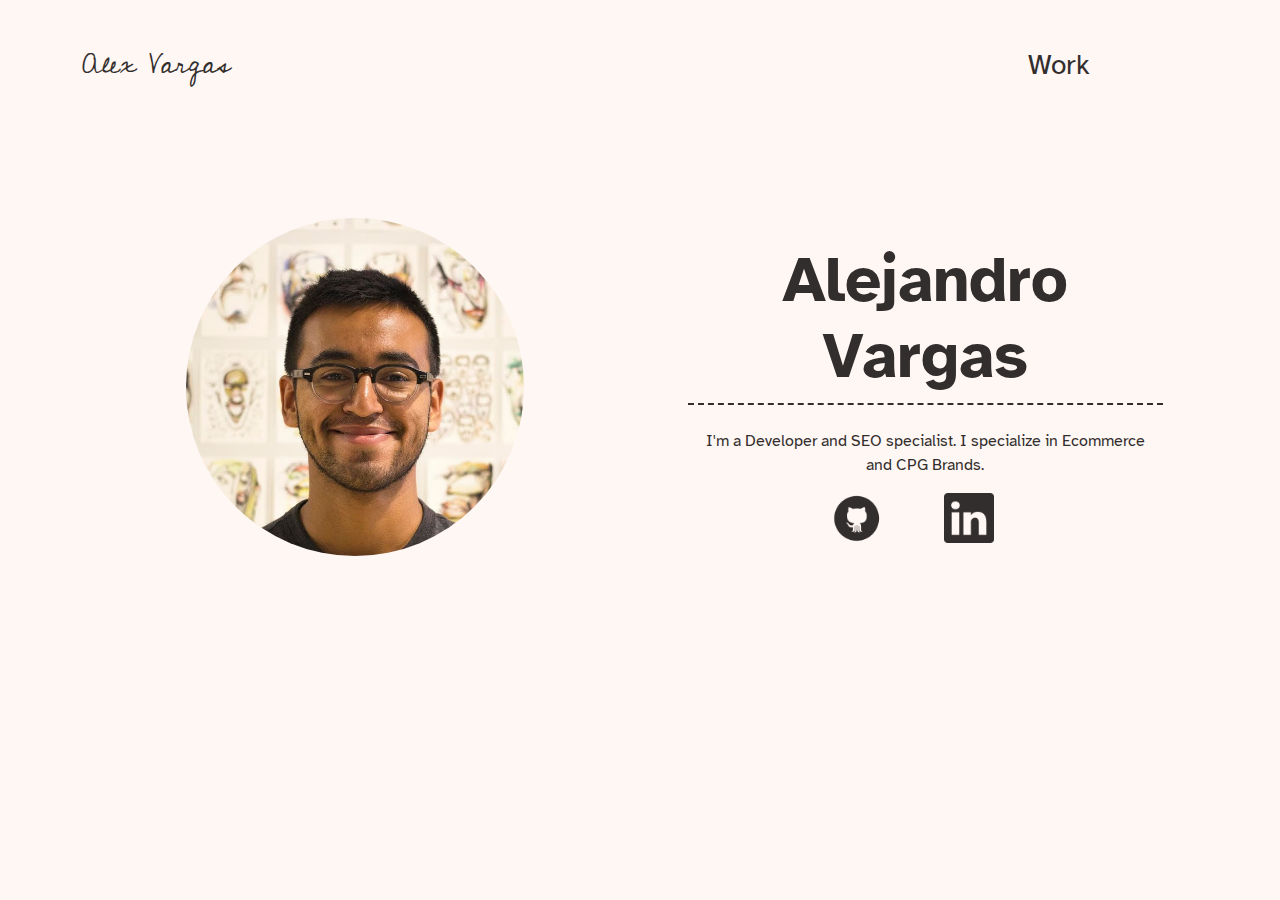
<file: index.html>
<!DOCTYPE html>
<html lang="en">
<head>
    <meta charset="UTF-8">
    <meta name="viewport" content="width=device-width, initial-scale=1.0">
    <meta name="description" content="Alex Vargas portfolio homepage">
    <link href="https://cdn.jsdelivr.net/npm/bootstrap@5.3.3/dist/css/bootstrap.min.css" rel="stylesheet" integrity="sha384-QWTKZyjpPEjISv5WaRU9OFeRpok6YctnYmDr5pNlyT2bRjXh0JMhjY6hW+ALEwIH" crossorigin="anonymous">
    <link rel="preconnect" href="https://fonts.googleapis.com">
    <link rel="preconnect" href="https://fonts.gstatic.com" crossorigin>
    <link href="https://fonts.googleapis.com/css2?family=Atkinson+Hyperlegible:ital,wght@0,400;0,700;1,400;1,700&display=swap" rel="stylesheet">
    <link href="https://fonts.googleapis.com/css2?family=Cedarville+Cursive&display=swap" rel="stylesheet">
    <link rel="stylesheet" href="style.css">
    <title>Alex Vargas</title>
</head>
<body>
    <header class="mt-5">
        <nav class="container">
            <div class="row justify-content-between">
                <p class="h3 col-5 col-md-3 header-name align-self-center">Alex Vargas</p>
                <a href="./work.html" class="work col-2 h3 work-ex me-2 me-md-1">Work</a>
            </div>
        </nav>
    </header>
    <main>
        <div class="container head-container">
            <div class="row">
                <div class="container col-11 col-md-5 text-center">
                    <img src="photos/IMG_2622.JPG" alt="head shot" style="width:75%; border-radius: 50%;">
                </div>
                <div class="container col-11 col-md-5 mt-md-4">
                    <div class="row flex-column">
                        <h1 class="header text-center pb-2">Alejandro <br>Vargas</h1>
                        <p class="text-center sub-header pt-3">I'm a Developer and SEO specialist. I specialize in Ecommerce and CPG Brands.</p>
                        <div class="row justify-content-center mb-4">
                            <a href="https://github.com/ajosvargas" class="col-3 text-center"><img src="photos/107139_gray_circle_github_icon.png" alt="github icon" width="50px"></a>
                            <a href="https://www.linkedin.com/in/alex-vargas-818537129/" class="col-3 text-center"><img src="photos/1269935_linkedin_social_social media_icon.png" alt="linkedin icon" width="50px"></a>
                        </div>
                    </div>
                </div>
            </div>
        </div>
    </main>
</body>
</html>
</file>
<file: style.css>
* {
    font-family: "Atkinson Hyperlegible", sans-serif;
    color: #332e2e;
}

.card {
    padding: 0;
}

a {
    text-decoration: none;
}

body {
    background-color: #fff7f3;
}

.header-name {
    font-family: "Cedarville Cursive", cursive;
}

.head-container {
    margin-top: 8em;
}

.header {
    font-size: 4em;
    font-weight: 600;
    border-bottom: 2px dashed #332e2e;
}

.subheader {
    font-size: 2em;
}

@media screen and (max-width:700px){
    .head-container {
        margin-top: 2em;
    }
}

@media screen and (max-width:700px){
    .mobile-none {
        display: none;
    }
}
</file>
